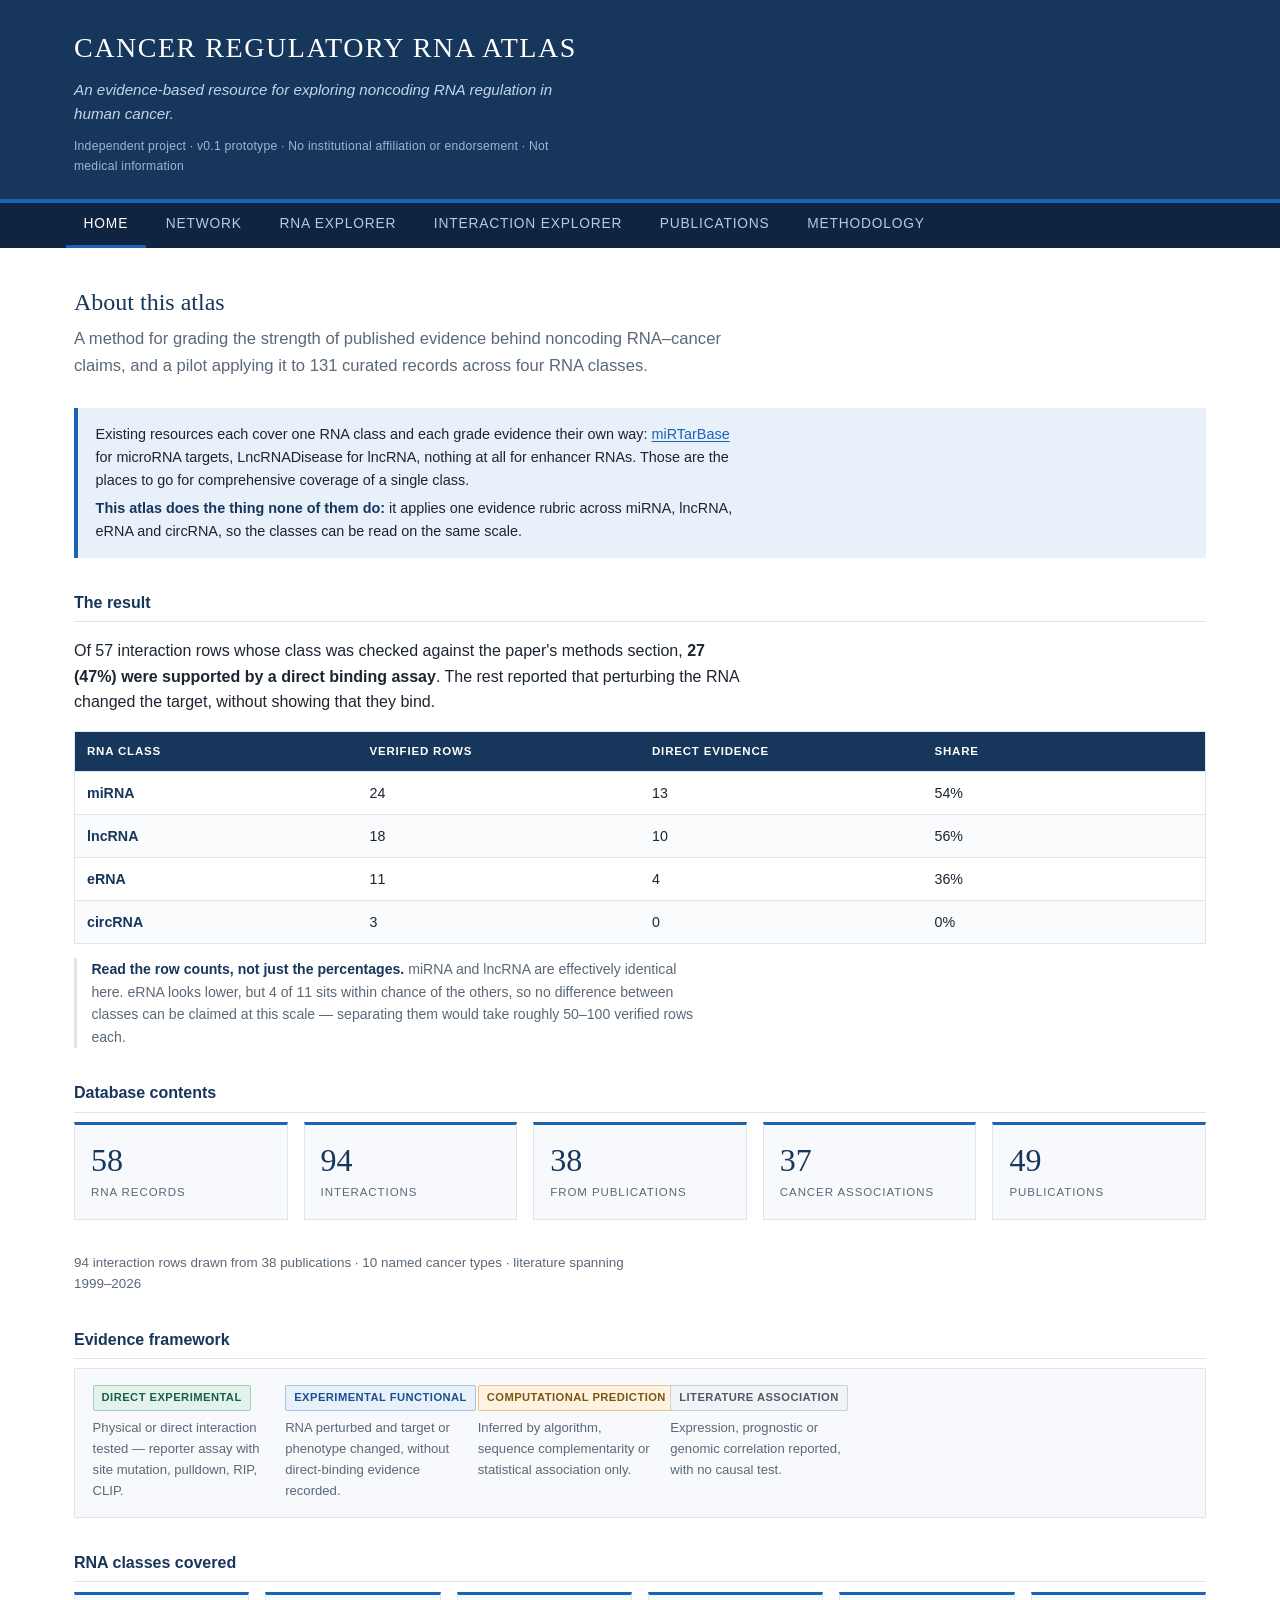
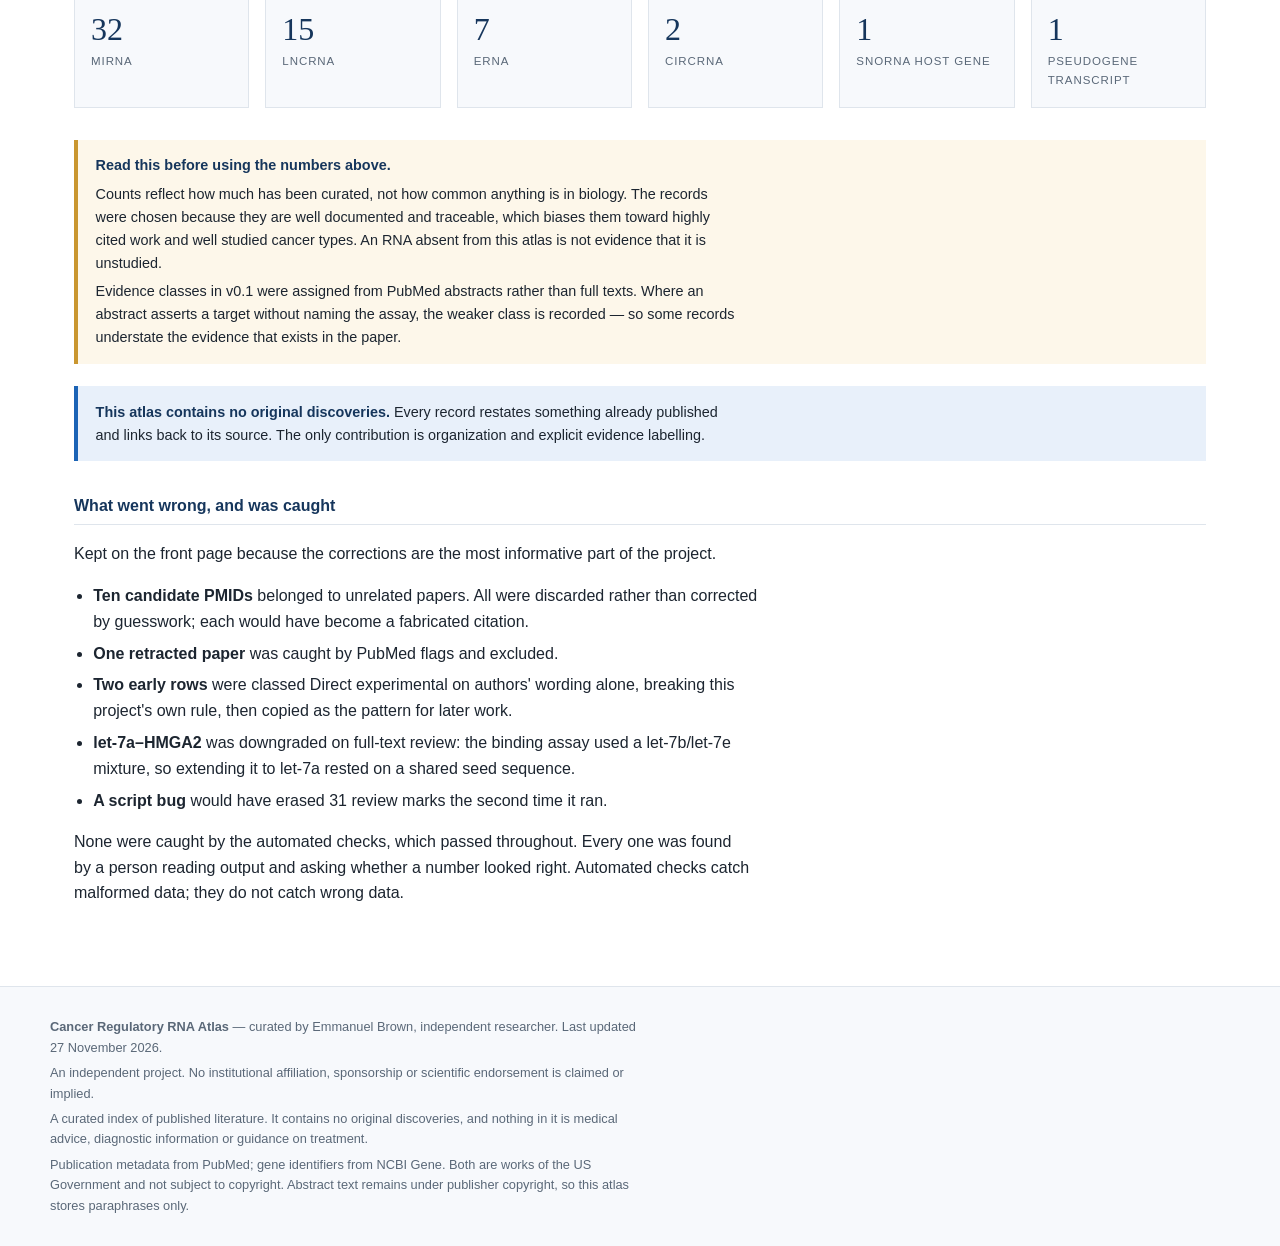
<file: index.html>
<!DOCTYPE html>
<html lang="en">
<head>
<meta charset="utf-8">
<!-- GitHub Pages serves the repository root; the site itself lives in website/. -->
<meta http-equiv="refresh" content="0; url=website/index.html">
<link rel="canonical" href="website/index.html">
<title>Cancer Regulatory RNA Atlas</title>
</head>
<body>
<p>Redirecting to the <a href="website/index.html">Cancer Regulatory RNA Atlas</a>.</p>
</body>
</html>
</file>
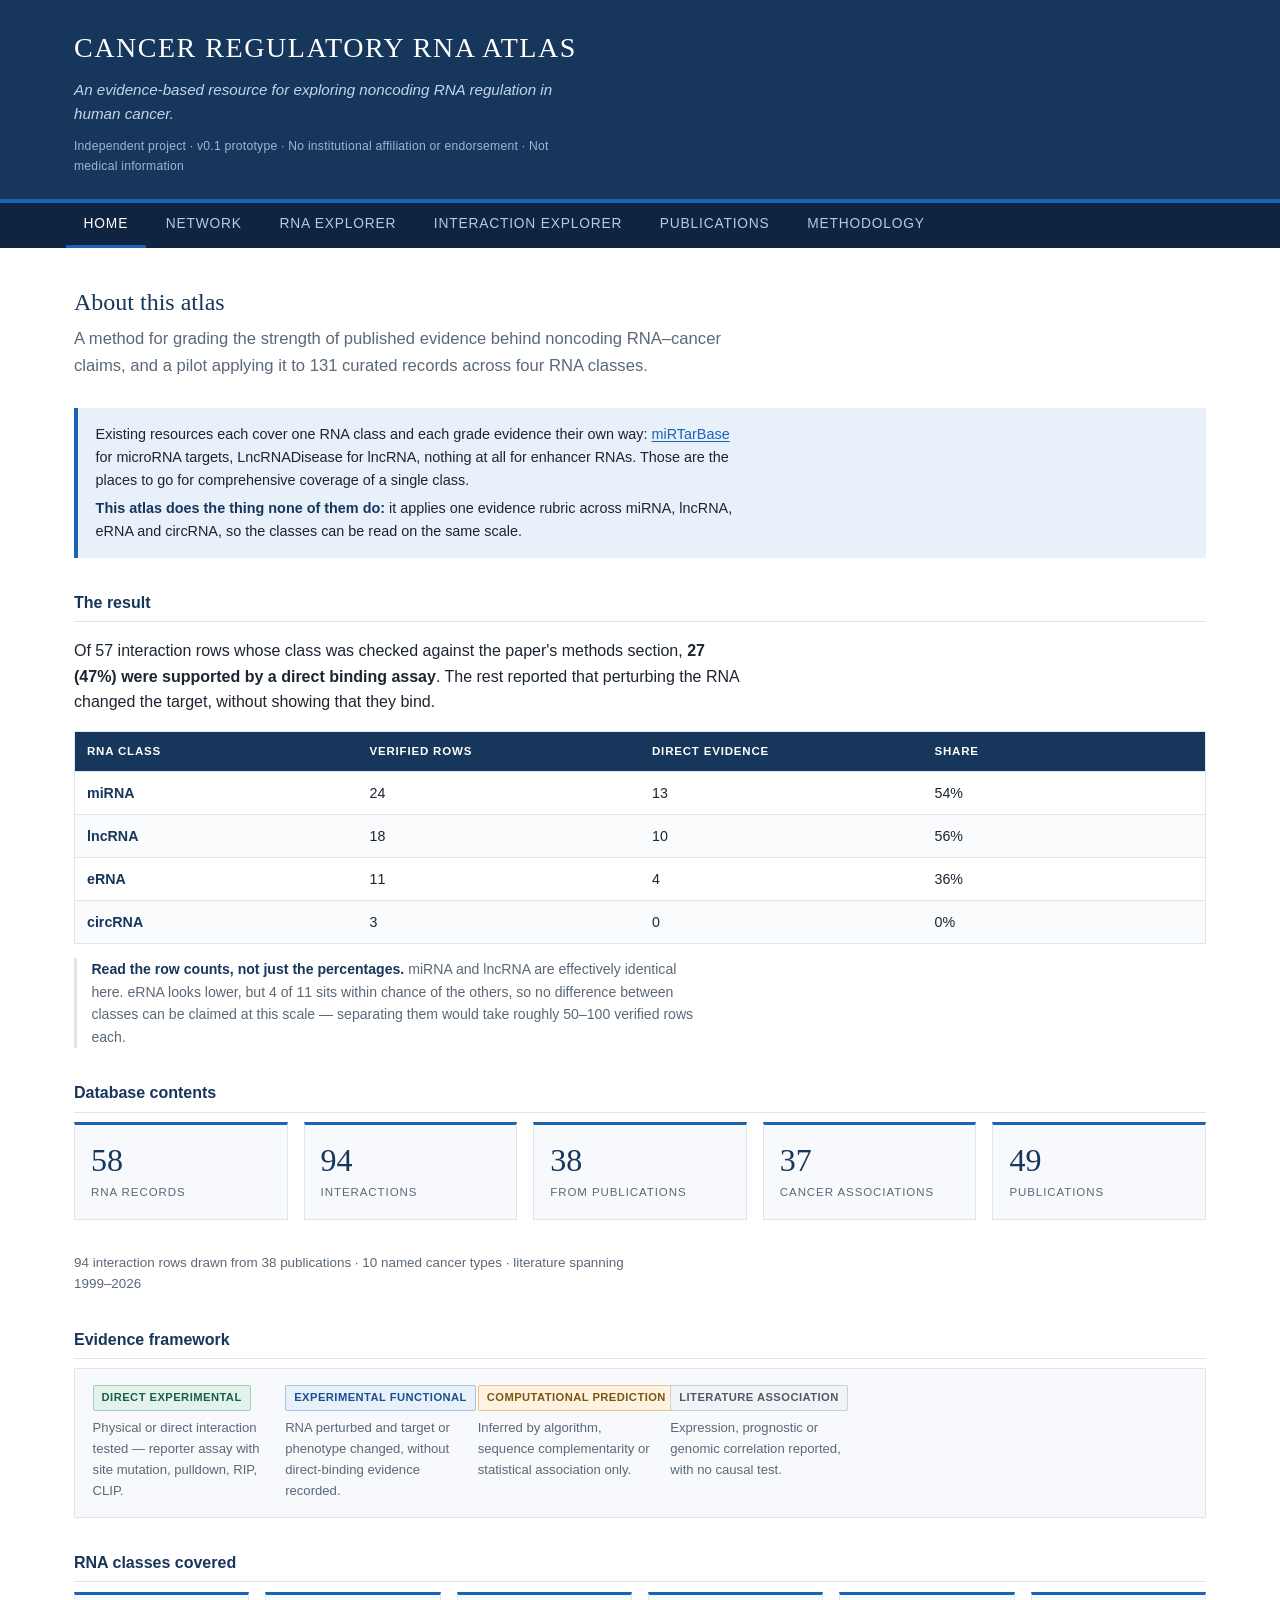
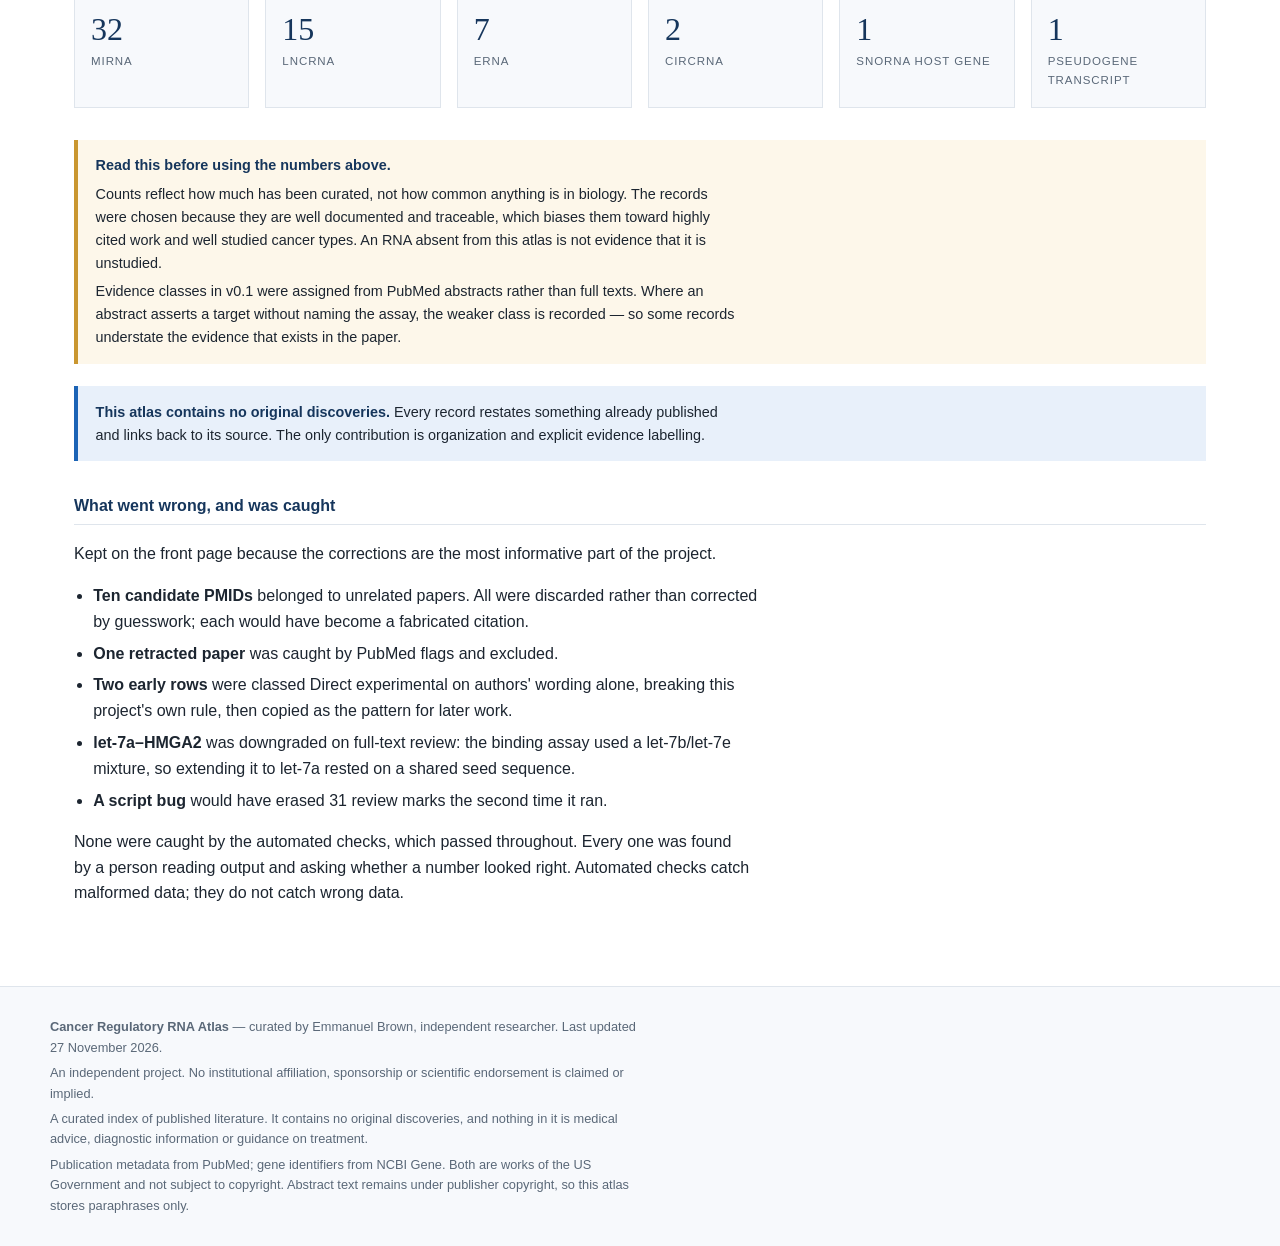
<file: website/index.html>
<!DOCTYPE html>
<html lang="en">
<head>
<meta charset="utf-8">
<meta name="viewport" content="width=device-width, initial-scale=1">
<title>Cancer Regulatory RNA Atlas</title>
<meta name="description" content="An evidence-based resource for exploring noncoding RNA regulation in human cancer.">
<link rel="stylesheet" href="styles.css">
</head>
<body>

<header class="masthead">
  <div class="masthead-inner">
    <h1>Cancer Regulatory RNA Atlas</h1>
    <p class="subtitle">An evidence-based resource for exploring noncoding RNA regulation in human cancer.</p>
    <p class="disclaimer">Independent project &middot; v0.1 prototype &middot; No institutional affiliation or endorsement &middot; Not medical information</p>
  </div>
</header>

<nav class="tabs">
  <ul role="tablist">
    <li><button role="tab" data-panel="home" aria-selected="true">Home</button></li>
    <li><button role="tab" data-panel="network" aria-selected="false">Network</button></li>
    <li><button role="tab" data-panel="rnas" aria-selected="false">RNA Explorer</button></li>
    <li><button role="tab" data-panel="interactions" aria-selected="false">Interaction Explorer</button></li>
    <li><button role="tab" data-panel="publications" aria-selected="false">Publications</button></li>
    <li><button role="tab" data-panel="methodology" aria-selected="false">Methodology</button></li>
  </ul>
</nav>

<main>

<!-- ============================ HOME ============================ -->
<section class="panel" id="panel-home">
  <h2>About this atlas</h2>
  <p class="lede">
    A method for grading the strength of published evidence behind noncoding RNA&ndash;cancer
    claims, and a pilot applying it to 131 curated records across four RNA classes.
  </p>

  <div class="notice">
    <p>Existing resources each cover one RNA class and each grade evidence their own way:
      <a href="https://mirtarbase.cuhk.edu.cn/" target="_blank" rel="noopener">miRTarBase</a> for
      microRNA targets, LncRNADisease for lncRNA, nothing at all for enhancer RNAs. Those are the
      places to go for comprehensive coverage of a single class.</p>
    <p><strong>This atlas does the thing none of them do:</strong> it applies one evidence rubric
      across miRNA, lncRNA, eRNA and circRNA, so the classes can be read on the same scale.</p>
  </div>

  <h3>The result</h3>
  <p>Of 57 interaction rows whose class was checked against the paper's methods section,
    <strong>27 (47%) were supported by a direct binding assay</strong>. The rest reported that
    perturbing the RNA changed the target, without showing that they bind.</p>

  <div class="table-wrap">
    <table>
      <thead><tr><th>RNA class</th><th>Verified rows</th><th>Direct evidence</th><th>Share</th></tr></thead>
      <tbody>
        <tr><td class="name">miRNA</td><td class="num">24</td><td class="num">13</td><td class="num">54%</td></tr>
        <tr><td class="name">lncRNA</td><td class="num">18</td><td class="num">10</td><td class="num">56%</td></tr>
        <tr><td class="name">eRNA</td><td class="num">11</td><td class="num">4</td><td class="num">36%</td></tr>
        <tr><td class="name">circRNA</td><td class="num">3</td><td class="num">0</td><td class="num">0%</td></tr>
      </tbody>
    </table>
  </div>

  <p class="caveat"><strong>Read the row counts, not just the percentages.</strong> miRNA and
    lncRNA are effectively identical here. eRNA looks lower, but 4 of 11 sits within chance of the
    others, so no difference between classes can be claimed at this scale &mdash; separating them
    would take roughly 50&ndash;100 verified rows each.</p>

  <h3>Database contents</h3>
  <div class="stats" id="home-stats"></div>
  <p class="result-count" id="home-generated"></p>

  <h3>Evidence framework</h3>
  <div class="ev-key">
    <div><span class="ev ev-direct">Direct experimental</span>
      Physical or direct interaction tested — reporter assay with site mutation, pulldown, RIP, CLIP.</div>
    <div><span class="ev ev-functional">Experimental functional</span>
      RNA perturbed and target or phenotype changed, without direct-binding evidence recorded.</div>
    <div><span class="ev ev-computational">Computational prediction</span>
      Inferred by algorithm, sequence complementarity or statistical association only.</div>
    <div><span class="ev ev-literature">Literature association</span>
      Expression, prognostic or genomic correlation reported, with no causal test.</div>
  </div>

  <h3>RNA classes covered</h3>
  <div class="stats" id="home-categories"></div>

  <div class="notice caution">
    <p><strong>Read this before using the numbers above.</strong></p>
    <p>Counts reflect how much has been curated, not how common anything is in biology. The records
      were chosen because they are well documented and traceable, which biases them toward highly
      cited work and well studied cancer types. An RNA absent from this atlas is not evidence that
      it is unstudied.</p>
    <p>Evidence classes in v0.1 were assigned from PubMed abstracts rather than full texts. Where an
      abstract asserts a target without naming the assay, the weaker class is recorded — so some
      records understate the evidence that exists in the paper.</p>
  </div>

  <div class="notice">
    <p><strong>This atlas contains no original discoveries.</strong> Every record restates something
      already published and links back to its source. The only contribution is organization and
      explicit evidence labelling.</p>
  </div>

  <h3>What went wrong, and was caught</h3>
  <p>Kept on the front page because the corrections are the most informative part of the project.</p>
  <ul class="plain">
    <li><strong>Ten candidate PMIDs</strong> belonged to unrelated papers. All were discarded
      rather than corrected by guesswork; each would have become a fabricated citation.</li>
    <li><strong>One retracted paper</strong> was caught by PubMed flags and excluded.</li>
    <li><strong>Two early rows</strong> were classed Direct experimental on authors' wording
      alone, breaking this project's own rule, then copied as the pattern for later work.</li>
    <li><strong>let-7a&ndash;HMGA2</strong> was downgraded on full-text review: the binding assay
      used a let-7b/let-7e mixture, so extending it to let-7a rested on a shared seed sequence.</li>
    <li><strong>A script bug</strong> would have erased 31 review marks the second time it ran.</li>
  </ul>
  <p>None were caught by the automated checks, which passed throughout. Every one was found by a
    person reading output and asking whether a number looked right. Automated checks catch
    malformed data; they do not catch wrong data.</p>
</section>

<!-- ======================== RNA EXPLORER ======================== -->
<section class="panel" id="panel-rnas" hidden>
  <h2>RNA Explorer</h2>
  <p class="lede">Curated regulatory noncoding RNA records. Every identifier was resolved against
    NCBI Gene during curation; none were entered from memory.</p>

  <div class="controls">
    <div class="field grow">
      <label for="rna-q">Search name, alias or identifier</label>
      <input type="search" id="rna-q" placeholder="e.g. HOTAIR, MIR21, NCBIGene:378938" autocomplete="off">
    </div>
    <div class="field">
      <label for="rna-cat">RNA class</label>
      <select id="rna-cat"><option value="">All classes</option></select>
    </div>
    <div class="field">
      <label for="rna-id-state">Identifier</label>
      <select id="rna-id-state">
        <option value="">Any</option>
        <option value="has">Has stable identifier</option>
        <option value="none">No identifier available</option>
      </select>
    </div>
    <div class="field">
      <label for="rna-sort">Sort</label>
      <select id="rna-sort">
        <option value="name">Name (A&ndash;Z)</option>
        <option value="category">RNA class</option>
      </select>
    </div>
    <button class="reset" data-reset="rnas">Reset</button>
  </div>

  <p class="result-count" id="rna-count"></p>
  <div id="rna-results"></div>
</section>

<!-- ==================== INTERACTION EXPLORER ==================== -->
<section class="panel" id="panel-interactions" hidden>
  <h2>Interaction Explorer</h2>
  <p class="lede">RNA&ndash;target relationships, each carrying one evidence class and a resolvable
    source citation.</p>

  <div class="controls">
    <div class="field grow">
      <label for="int-q">Search RNA, target or method</label>
      <input type="search" id="int-q" placeholder="e.g. PTEN, sponging, reporter assay" autocomplete="off">
    </div>
    <div class="field">
      <label for="int-ev">Evidence class</label>
      <select id="int-ev"><option value="">All classes</option></select>
    </div>
    <div class="field">
      <label for="int-cancer">Cancer type</label>
      <select id="int-cancer"><option value="">All cancer types</option></select>
    </div>
    <div class="field">
      <label for="int-type">Interaction type</label>
      <select id="int-type"><option value="">All types</option></select>
    </div>
    <button class="reset" data-reset="interactions">Reset</button>
  </div>

  <p class="result-count" id="int-count"></p>
  <div id="int-results"></div>

  <h3>Cancer associations</h3>
  <p>RNA&ndash;cancer associations without a specific gene target — expression differences,
    prognostic associations and genomic alterations.</p>
  <p class="result-count" id="assoc-count"></p>
  <div id="assoc-results"></div>
</section>

<!-- ========================== NETWORK ========================== -->
<section class="panel" id="panel-network" hidden>
  <h2>Regulatory network</h2>
  <p class="lede">Every curated RNA&ndash;target relationship as one graph. Circles are regulatory
    RNAs, coloured by class; squares are target genes. Node size reflects how many interactions
    a node has, so hubs and convergent targets stand out.</p>

  <div class="controls">
    <div class="field">
      <label for="net-ev">Evidence class</label>
      <select id="net-ev"><option value="">All classes</option></select>
    </div>
    <div class="field">
      <label for="net-cancer">Cancer type</label>
      <select id="net-cancer"><option value="">All cancer types</option></select>
    </div>
    <div class="field">
      <label for="net-class">RNA class</label>
      <select id="net-class"><option value="">All RNA classes</option></select>
    </div>
    <button class="reset" id="net-reset">Reset</button>
  </div>

  <p class="result-count" id="net-count"></p>
  <div class="net-legend" id="net-legend"></div>

  <div class="net-wrap">
    <svg id="net-svg" viewBox="0 0 900 560" role="img"
         aria-label="Force-directed graph of curated RNA-target interactions"></svg>
    <aside class="net-detail" id="net-detail"></aside>
  </div>

  <div class="notice caution">
    <p><strong>Line weight is evidence, and most lines are thin.</strong> Only a handful of
      interactions carry direct experimental support; the rest were classed from abstracts that
      assert a target without naming an assay. A dense-looking neighbourhood is not a
      well-evidenced one &mdash; hover any node and read the classes.</p>
    <p>The graph shows curated rows, not biology. An RNA with one edge here may have many in the
      literature; it simply has not been curated yet.</p>
  </div>

  <p>A table of the same records, with methods and citations, is in the
    <a href="#interactions" data-goto="interactions">Interaction Explorer</a>.</p>
</section>

<!-- ======================== PUBLICATIONS ======================== -->
<section class="panel" id="panel-publications" hidden>
  <h2>Publications</h2>
  <p class="lede">Supporting literature. All metadata was verified against PubMed during curation.
    Papers flagged in PubMed as retracted were excluded; errata and published comments are kept and
    flagged so a reader can follow them.</p>

  <div class="controls">
    <div class="field grow">
      <label for="pub-q">Search title, author or journal</label>
      <input type="search" id="pub-q" placeholder="e.g. Calin, Nature, enhancer RNA" autocomplete="off">
    </div>
    <div class="field">
      <label for="pub-year-min">Year from</label>
      <input type="number" id="pub-year-min" min="1900" max="2100" placeholder="1999">
    </div>
    <div class="field">
      <label for="pub-year-max">Year to</label>
      <input type="number" id="pub-year-max" min="1900" max="2100" placeholder="2026">
    </div>
    <div class="field">
      <label for="pub-sort">Sort</label>
      <select id="pub-sort">
        <option value="year-desc">Year (newest first)</option>
        <option value="year-asc">Year (oldest first)</option>
        <option value="journal">Journal (A&ndash;Z)</option>
      </select>
    </div>
    <button class="reset" data-reset="publications">Reset</button>
  </div>

  <p class="result-count" id="pub-count"></p>
  <div id="pub-results"></div>
</section>

<!-- ======================== METHODOLOGY ======================== -->
<section class="panel" id="panel-methodology" hidden>
  <h2>Methodology, sources and limitations</h2>
  <p class="lede">The full documents live in the repository under <code>documentation/</code>. This is
    a summary of how records were made and what they can and cannot support.</p>

  <h3>How records were curated</h3>
  <p>All curation and evidence classification was done by <strong>Emmanuel Brown</strong>, an
    independent researcher. The judgment calls recorded throughout &mdash; which class a source
    supports, when to record the weaker one, which records to exclude &mdash; are his.</p>
  <p>Records were curated by hand from two official sources: <a href="https://pubmed.ncbi.nlm.nih.gov/">PubMed</a>
    via the <a href="https://www.ncbi.nlm.nih.gov/books/NBK25501/">NCBI E-utilities</a> for publication
    metadata and abstracts, and <a href="https://www.ncbi.nlm.nih.gov/gene/">NCBI Gene</a> for stable
    identifiers. Nothing was entered from memory. Where a candidate identifier did not resolve to
    the expected paper, the candidate was discarded rather than corrected by guesswork; the
    discarded candidates are recorded in the repository.</p>

  <h3>Evidence classification rules</h3>
  <dl class="defs">
    <dt><span class="ev ev-direct">Direct experimental</span></dt>
    <dd>The publication reports a physical or direct interaction test — a reporter assay with
      binding-site mutation, RNA pulldown, RIP, CLIP or equivalent.</dd>
    <dt><span class="ev ev-functional">Experimental functional</span></dt>
    <dd>The RNA was perturbed experimentally and the target or phenotype changed, but no
      direct-binding evidence is recorded in the source consulted.</dd>
    <dt><span class="ev ev-computational">Computational prediction</span></dt>
    <dd>Inferred by algorithm, sequence complementarity or statistical association only. Never
      recorded as experimentally validated.</dd>
    <dt><span class="ev ev-literature">Literature association</span></dt>
    <dd>Expression correlation, clinical or prognostic association, or genomic alteration, with no
      causal test.</dd>
  </dl>
  <p>The class reflects what the consulted source actually states. Where a source asserts a target
    relationship without naming the assay, the weaker class is recorded and the ambiguity noted on
    the record.</p>

  <h3>Missing information</h3>
  <p>An empty field means nothing was recorded. It never means the source tested and found no
    effect. This atlas holds no negative results, because the literature largely does not publish
    them.</p>

  <h3>Retraction screening</h3>
  <p>Parts of the noncoding-RNA literature, particularly lncRNA sponge papers from roughly
    2016&ndash;2020, have been affected by retractions and paper-mill output. Every candidate was
    checked for PubMed publication-type flags. Papers flagged as retracted were excluded. This
    used PubMed flags only; Retraction Watch has not yet been checked, and PubMed flags can lag a
    publisher's notice.</p>

  <h3>Known limitations</h3>
  <ul class="plain">
    <li><strong>Provisional evidence classes.</strong> v0.1 classes come from abstracts, not full texts.</li>
    <li><strong>Small, non-random sample.</strong> Counts measure curation effort, not biological frequency.</li>
    <li><strong>Thin enhancer RNA coverage.</strong> No curated database catalogues eRNA&ndash;target
      interactions the way miRTarBase does for miRNAs, so eRNA records come from individual papers
      and several eRNAs have no stable identifier anywhere. This is a gap in the field.</li>
    <li><strong>miRNA over-representation.</strong> miRNA databases are the most accessible, which
      pulls any atlas toward miRNAs unless it is corrected for deliberately.</li>
    <li><strong>Correlation is not causation.</strong> A literature association says nothing about
      mechanism or direction of causation.</li>
    <li><strong>No inferred mechanism.</strong> Interactions are not chained into pathways that no
      source states.</li>
    <li><strong>Not clinical information.</strong> This is a literature index for research purposes.</li>
  </ul>

  <h3>Source status</h3>
  <p>Resources reached during curation and used for records: PubMed / E-utilities, NCBI Gene, and
    Europe PMC (partially, before it began rate limiting). Resources named in the project plan but
    not yet accessed: miRTarBase, ENCORI / starBase, RNAcentral, LncBook, LncRNADisease and GEO.
    Their licence terms must be read before any record is imported from them.</p>
</section>

</main>

<footer>
  <div class="inner">
    <p><strong>Cancer Regulatory RNA Atlas</strong> &mdash; curated by Emmanuel Brown,
      independent researcher. Last updated <span id="built-date">&mdash;</span>.</p>
    <p>An independent project. No institutional affiliation, sponsorship or scientific
      endorsement is claimed or implied.</p>
    <p>A curated index of published literature. It contains no original discoveries, and nothing in
      it is medical advice, diagnostic information or guidance on treatment.</p>
    <p>Publication metadata from PubMed; gene identifiers from NCBI Gene. Both are works of the
      US Government and not subject to copyright. Abstract text remains under publisher copyright,
      so this atlas stores paraphrases only.</p>
  </div>
</footer>

<script src="data/data.js"></script>
<script src="network.js"></script>
<script src="script.js"></script>
</body>
</html>
</file>
<file: website/styles.css>
/* Cancer Regulatory RNA Atlas — biomedical research aesthetic:
   white ground, deep navy structure, blue accents, generous measure. */

:root {
  --navy: #16365c;
  --navy-deep: #0e2440;
  --blue: #1b63b5;
  --blue-light: #e8f0fa;
  --rule: #dfe5ec;
  --ink: #1c2530;
  --ink-soft: #5a6878;
  --bg-tint: #f7f9fc;

  /* Evidence classes, strongest to weakest. */
  --ev-direct-bg: #e3f3ec;    --ev-direct-fg: #15604a;   --ev-direct-br: #9ecfba;
  --ev-func-bg: #e8f0fa;      --ev-func-fg: #1b4f8f;     --ev-func-br: #a5c4e8;
  --ev-comp-bg: #fdf3e0;      --ev-comp-fg: #7d5410;     --ev-comp-br: #e5c58a;
  --ev-lit-bg: #f1f3f6;       --ev-lit-fg: #4e5a68;      --ev-lit-br: #c8d0da;

  --sans: "Helvetica Neue", Helvetica, Arial, system-ui, sans-serif;
  --serif: Georgia, "Times New Roman", Times, serif;
}

* { box-sizing: border-box; }

html { scroll-behavior: smooth; }

body {
  margin: 0;
  font-family: var(--sans);
  font-size: 16px;
  line-height: 1.6;
  color: var(--ink);
  background: #fff;
  -webkit-font-smoothing: antialiased;
}

/* ---------- masthead ---------- */

.masthead {
  background: var(--navy);
  color: #fff;
  border-bottom: 4px solid var(--blue);
}

.masthead-inner {
  max-width: 1180px;
  margin: 0 auto;
  padding: 1.6rem 1.5rem 1.4rem;
}

.masthead h1 {
  margin: 0;
  font-family: var(--serif);
  font-size: 1.75rem;
  font-weight: normal;
  letter-spacing: 0.055em;
  text-transform: uppercase;
}

.masthead .subtitle {
  margin: 0.45rem 0 0;
  font-size: 0.95rem;
  color: #c3d4e8;
  font-style: italic;
  max-width: 62ch;
}

.masthead .disclaimer {
  margin: 0.7rem 0 0;
  font-size: 0.76rem;
  color: #9fb6d1;
  letter-spacing: 0.02em;
}

/* ---------- navigation ---------- */

nav.tabs {
  background: var(--navy-deep);
  position: sticky;
  top: 0;
  z-index: 20;
}

nav.tabs ul {
  max-width: 1180px;
  margin: 0 auto;
  padding: 0 1rem;
  list-style: none;
  display: flex;
  flex-wrap: wrap;
  gap: 0.15rem;
}

nav.tabs button {
  background: none;
  border: none;
  border-bottom: 3px solid transparent;
  color: #b8cae0;
  font-family: inherit;
  font-size: 0.86rem;
  letter-spacing: 0.06em;
  text-transform: uppercase;
  padding: 0.85rem 1.1rem;
  cursor: pointer;
  transition: color 0.12s, border-color 0.12s, background 0.12s;
}

nav.tabs button:hover { color: #fff; background: rgba(255, 255, 255, 0.05); }
nav.tabs button[aria-selected="true"] { color: #fff; border-bottom-color: var(--blue); }
nav.tabs button:focus-visible { outline: 2px solid #8fb8e8; outline-offset: -2px; }

/* ---------- layout ---------- */

main {
  max-width: 1180px;
  margin: 0 auto;
  padding: 2.2rem 1.5rem 4rem;
}

.panel[hidden] { display: none; }

h2 {
  font-family: var(--serif);
  font-size: 1.5rem;
  font-weight: normal;
  color: var(--navy);
  margin: 0 0 0.3rem;
}

h3 {
  font-size: 1rem;
  color: var(--navy);
  margin: 2rem 0 0.6rem;
  padding-bottom: 0.35rem;
  border-bottom: 1px solid var(--rule);
}

.lede {
  font-size: 1.04rem;
  color: var(--ink-soft);
  max-width: 72ch;
  margin: 0 0 1.8rem;
}

p { max-width: 76ch; }

a { color: var(--blue); text-decoration-thickness: 1px; text-underline-offset: 2px; }
a:hover { color: var(--navy); }

/* ---------- statistics ---------- */

.stats {
  display: grid;
  grid-template-columns: repeat(auto-fit, minmax(150px, 1fr));
  gap: 1rem;
  margin: 0 0 2rem;
}

.stat {
  border: 1px solid var(--rule);
  border-top: 3px solid var(--blue);
  padding: 1.1rem 1rem;
  background: var(--bg-tint);
}

.stat .n {
  font-family: var(--serif);
  font-size: 2rem;
  color: var(--navy);
  line-height: 1.1;
  display: block;
}

.stat .label {
  font-size: 0.72rem;
  letter-spacing: 0.08em;
  text-transform: uppercase;
  color: var(--ink-soft);
  margin-top: 0.3rem;
  display: block;
}

/* ---------- evidence badges ---------- */

.ev {
  display: inline-block;
  font-size: 0.7rem;
  letter-spacing: 0.04em;
  text-transform: uppercase;
  padding: 0.18rem 0.5rem;
  border-radius: 2px;
  border: 1px solid;
  white-space: nowrap;
  font-weight: 600;
}

.ev-direct { background: var(--ev-direct-bg); color: var(--ev-direct-fg); border-color: var(--ev-direct-br); }
.ev-functional { background: var(--ev-func-bg); color: var(--ev-func-fg); border-color: var(--ev-func-br); }
.ev-computational { background: var(--ev-comp-bg); color: var(--ev-comp-fg); border-color: var(--ev-comp-br); }
.ev-literature { background: var(--ev-lit-bg); color: var(--ev-lit-fg); border-color: var(--ev-lit-br); }
.ev-unknown { background: #fdecec; color: #8c2a2a; border-color: #e5a9a9; }

.ev-key {
  display: flex;
  flex-wrap: wrap;
  gap: 1.1rem;
  padding: 1rem 1.1rem;
  background: var(--bg-tint);
  border: 1px solid var(--rule);
  margin: 0 0 1.6rem;
}

.ev-key div { font-size: 0.82rem; color: var(--ink-soft); max-width: 24ch; }
.ev-key .ev { margin-bottom: 0.35rem; }

/* ---------- controls ---------- */

.controls {
  display: flex;
  flex-wrap: wrap;
  gap: 0.9rem;
  align-items: flex-end;
  padding: 1.1rem;
  border: 1px solid var(--rule);
  background: var(--bg-tint);
  margin: 0 0 1.2rem;
}

.field { display: flex; flex-direction: column; gap: 0.3rem; }
.field.grow { flex: 1 1 260px; }

.field label {
  font-size: 0.72rem;
  letter-spacing: 0.07em;
  text-transform: uppercase;
  color: var(--ink-soft);
  font-weight: 600;
}

.field input,
.field select {
  font-family: inherit;
  font-size: 0.92rem;
  color: var(--ink);
  padding: 0.5rem 0.6rem;
  border: 1px solid #c3ccd8;
  border-radius: 2px;
  background: #fff;
  min-width: 150px;
}

.field input:focus,
.field select:focus { outline: 2px solid var(--blue); outline-offset: -1px; border-color: var(--blue); }

button.reset {
  font-family: inherit;
  font-size: 0.8rem;
  letter-spacing: 0.05em;
  text-transform: uppercase;
  padding: 0.55rem 0.9rem;
  border: 1px solid var(--navy);
  background: #fff;
  color: var(--navy);
  border-radius: 2px;
  cursor: pointer;
}

button.reset:hover { background: var(--navy); color: #fff; }

.result-count {
  font-size: 0.84rem;
  color: var(--ink-soft);
  margin: 0 0 0.7rem;
}

.result-count strong { color: var(--navy); }

/* ---------- tables ---------- */

.table-wrap { overflow-x: auto; border: 1px solid var(--rule); }

table { border-collapse: collapse; width: 100%; font-size: 0.89rem; }

thead th {
  background: var(--navy);
  color: #fff;
  text-align: left;
  font-size: 0.72rem;
  letter-spacing: 0.07em;
  text-transform: uppercase;
  padding: 0.65rem 0.75rem;
  white-space: nowrap;
  position: sticky;
  top: 0;
}

tbody td {
  padding: 0.6rem 0.75rem;
  border-top: 1px solid var(--rule);
  vertical-align: top;
}

tbody tr:nth-child(even) { background: #fafbfd; }
tbody tr:hover { background: var(--blue-light); }

td.name { font-weight: 600; color: var(--navy); }
td.title { line-height: 1.4; }
td.note { color: var(--ink-soft); font-size: 0.83rem; }
td.num { white-space: nowrap; }

.cat {
  font-size: 0.72rem;
  letter-spacing: 0.04em;
  text-transform: uppercase;
  color: var(--ink-soft);
  border: 1px solid var(--rule);
  background: #fff;
  padding: 0.15rem 0.45rem;
  border-radius: 2px;
  white-space: nowrap;
}

.empty-cell { color: #a8b2bf; }

.empty-state {
  padding: 2.2rem 1.4rem;
  text-align: center;
  color: var(--ink-soft);
  background: var(--bg-tint);
  border: 1px dashed var(--rule);
}

.empty-state strong { display: block; color: var(--navy); margin-bottom: 0.4rem; font-size: 1rem; }

/* ---------- notices ---------- */

.notice {
  border-left: 4px solid var(--blue);
  background: var(--blue-light);
  padding: 0.9rem 1.1rem;
  margin: 1.4rem 0;
  font-size: 0.9rem;
}

.notice.caution { border-left-color: #c9962f; background: #fdf7ea; }
.notice p { margin: 0.35rem 0; max-width: 80ch; }
.notice p:first-child { margin-top: 0; }
.notice p:last-child { margin-bottom: 0; }
.notice strong { color: var(--navy); }

dl.defs { margin: 0; }
dl.defs dt { font-weight: 600; color: var(--navy); margin-top: 1rem; font-size: 0.95rem; }
dl.defs dd { margin: 0.25rem 0 0; color: var(--ink-soft); max-width: 78ch; }

ul.plain { max-width: 78ch; padding-left: 1.2rem; }
ul.plain li { margin: 0.4rem 0; }

footer {
  border-top: 1px solid var(--rule);
  background: var(--bg-tint);
  padding: 1.6rem 1.5rem;
  font-size: 0.8rem;
  color: var(--ink-soft);
}

footer .inner { max-width: 1180px; margin: 0 auto; }
footer p { margin: 0.3rem 0; max-width: 84ch; }

@media (max-width: 640px) {
  .masthead h1 { font-size: 1.3rem; }
  main { padding: 1.5rem 1rem 3rem; }
  .controls { padding: 0.9rem; }
  .field input, .field select { min-width: 0; width: 100%; }
  .field.grow { flex-basis: 100%; }
  thead th { position: static; }
}

/* ---------- network ---------- */

.net-legend {
  display: flex;
  flex-wrap: wrap;
  gap: 0.5rem 1.1rem;
  align-items: center;
  padding: 0.7rem 0.9rem;
  background: var(--bg-tint);
  border: 1px solid var(--rule);
  border-bottom: none;
  font-size: 0.78rem;
  color: var(--ink-soft);
}

.net-key { display: inline-flex; align-items: center; gap: 0.35rem; white-space: nowrap; }
.net-key-wide { white-space: normal; color: #7a8694; font-style: italic; }

.net-wrap {
  display: grid;
  grid-template-columns: minmax(0, 1fr) 300px;
  border: 1px solid var(--rule);
  background: #fcfcfb;
}

#net-svg {
  width: 100%;
  height: auto;
  display: block;
  cursor: crosshair;
  background:
    linear-gradient(var(--rule) 1px, transparent 1px) 0 0 / 100% 56px,
    linear-gradient(90deg, var(--rule) 1px, transparent 1px) 0 0 / 56px 100%;
  background-color: #fcfcfb;
  background-blend-mode: normal;
  opacity: 1;
}

.net-detail {
  border-left: 1px solid var(--rule);
  padding: 1rem;
  max-height: 560px;
  overflow-y: auto;
  background: #fff;
}

.net-detail h4 {
  margin: 0 0 0.15rem;
  font-family: var(--serif);
  font-size: 1.05rem;
  font-weight: normal;
  color: var(--navy);
}

.net-sub {
  margin: 0 0 0.8rem;
  font-size: 0.74rem;
  letter-spacing: 0.05em;
  text-transform: uppercase;
  color: var(--ink-soft);
}

.net-hint { font-size: 0.85rem; color: var(--ink-soft); margin: 0; }

ul.net-list { list-style: none; margin: 0; padding: 0; }

ul.net-list li {
  padding: 0.5rem 0;
  border-top: 1px solid var(--rule);
  font-size: 0.83rem;
  line-height: 1.45;
}

ul.net-list li:first-child { border-top: none; }
ul.net-list .ev { font-size: 0.62rem; padding: 0.1rem 0.35rem; vertical-align: 1px; }
.net-meta { color: var(--ink-soft); font-size: 0.78rem; }

@media (max-width: 820px) {
  .net-wrap { grid-template-columns: 1fr; }
  .net-detail { border-left: none; border-top: 1px solid var(--rule); max-height: 320px; }
}

/* ---------- table sizing & pagination ---------- */

/* Fixed layout stops a long notes cell from pushing the last column off the
   right edge; prose cells clamp to three lines with the full text on hover. */
table { table-layout: fixed; }

td.name { width: 9.5rem; overflow-wrap: anywhere; }
td.num { width: 5.5rem; }
td.note { width: 13rem; }
td.title { width: auto; overflow-wrap: anywhere; }

.clamp {
  display: -webkit-box;
  -webkit-line-clamp: 3;
  line-clamp: 3;
  -webkit-box-orient: vertical;
  overflow: hidden;
  cursor: help;
}

tbody td { overflow-wrap: break-word; }

.pager {
  display: flex;
  align-items: center;
  justify-content: space-between;
  gap: 1rem;
  padding: 0.7rem 0.9rem;
  border: 1px solid var(--rule);
  border-top: none;
  background: var(--bg-tint);
  font-size: 0.84rem;
  color: var(--ink-soft);
}

.pager button {
  font-family: inherit;
  font-size: 0.8rem;
  letter-spacing: 0.04em;
  padding: 0.4rem 0.8rem;
  border: 1px solid var(--navy);
  background: #fff;
  color: var(--navy);
  border-radius: 2px;
  cursor: pointer;
  white-space: nowrap;
}

.pager button:hover:not([disabled]) { background: var(--navy); color: #fff; }
.pager button[disabled] { opacity: 0.35; cursor: default; border-color: #c3ccd8; color: #8b97a6; }
.pager-pos { text-align: center; }
.pager-page { color: #8b97a6; }

@media (max-width: 640px) {
  .pager { flex-wrap: wrap; justify-content: center; }
  .pager-page { display: none; }
}

/* Evidence badges are long ("EXPERIMENTAL FUNCTIONAL"); with a fixed table layout
   they overflowed into the next column. Give the column room and let them wrap. */
td.ev-cell { width: 8.5rem; }
td.ev-cell .ev { white-space: normal; display: inline-block; line-height: 1.3; }

/* Headers wrap rather than clip under the fixed layout. */
thead th { white-space: normal; }

/* Publications: seven columns, and under a fixed layout the auto-width Title was
   squeezed to ~160px by its fixed-width neighbours. Proportional widths instead,
   with Title given the most room since it is what people scan. */
#pub-results th:nth-child(1), #pub-results td:nth-child(1) { width: 26%; }
#pub-results th:nth-child(2), #pub-results td:nth-child(2) { width: 16%; }
#pub-results th:nth-child(3), #pub-results td:nth-child(3) { width: 11%; }
#pub-results th:nth-child(4), #pub-results td:nth-child(4) { width: 6%; }
#pub-results th:nth-child(5), #pub-results td:nth-child(5) { width: 8%; }
#pub-results th:nth-child(6), #pub-results td:nth-child(6) { width: 14%; }
#pub-results th:nth-child(7), #pub-results td:nth-child(7) { width: 19%; }

/* "unverified" sits beside an evidence badge whose class was read from an
   abstract rather than a methods section. */
.unverified {
  font-size: 0.64rem;
  letter-spacing: 0.05em;
  text-transform: uppercase;
  color: #8c2a2a;
  background: #fdecec;
  border: 1px solid #e5a9a9;
  border-radius: 2px;
  padding: 0.1rem 0.3rem;
  text-decoration: none;
  white-space: nowrap;
  cursor: help;
}

/* A caveat tied to a specific figure: present and legible, but not a warning box. */
.caveat {
  font-size: 0.88rem;
  color: var(--ink-soft);
  border-left: 3px solid var(--rule);
  padding-left: 0.9rem;
  margin: 0.9rem 0 0;
  max-width: 80ch;
}
.caveat strong { color: var(--navy); }
</file>
